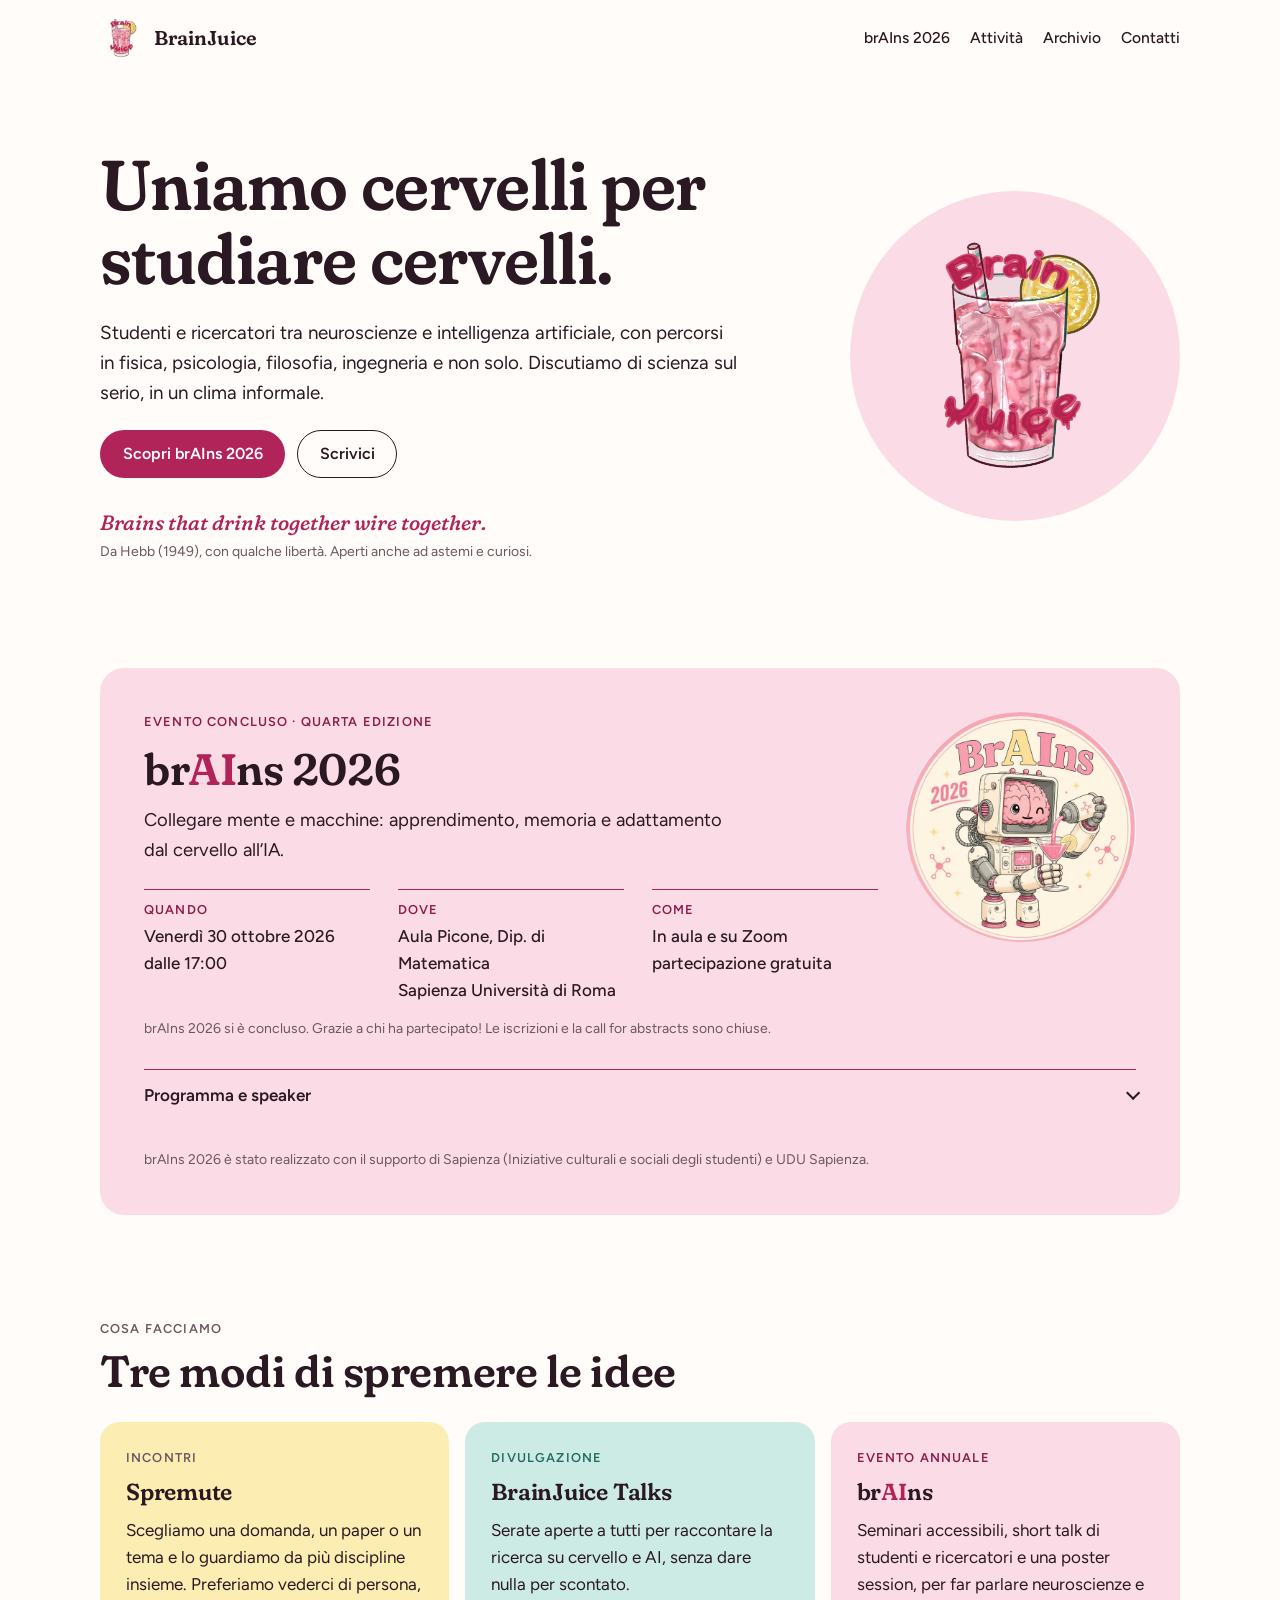
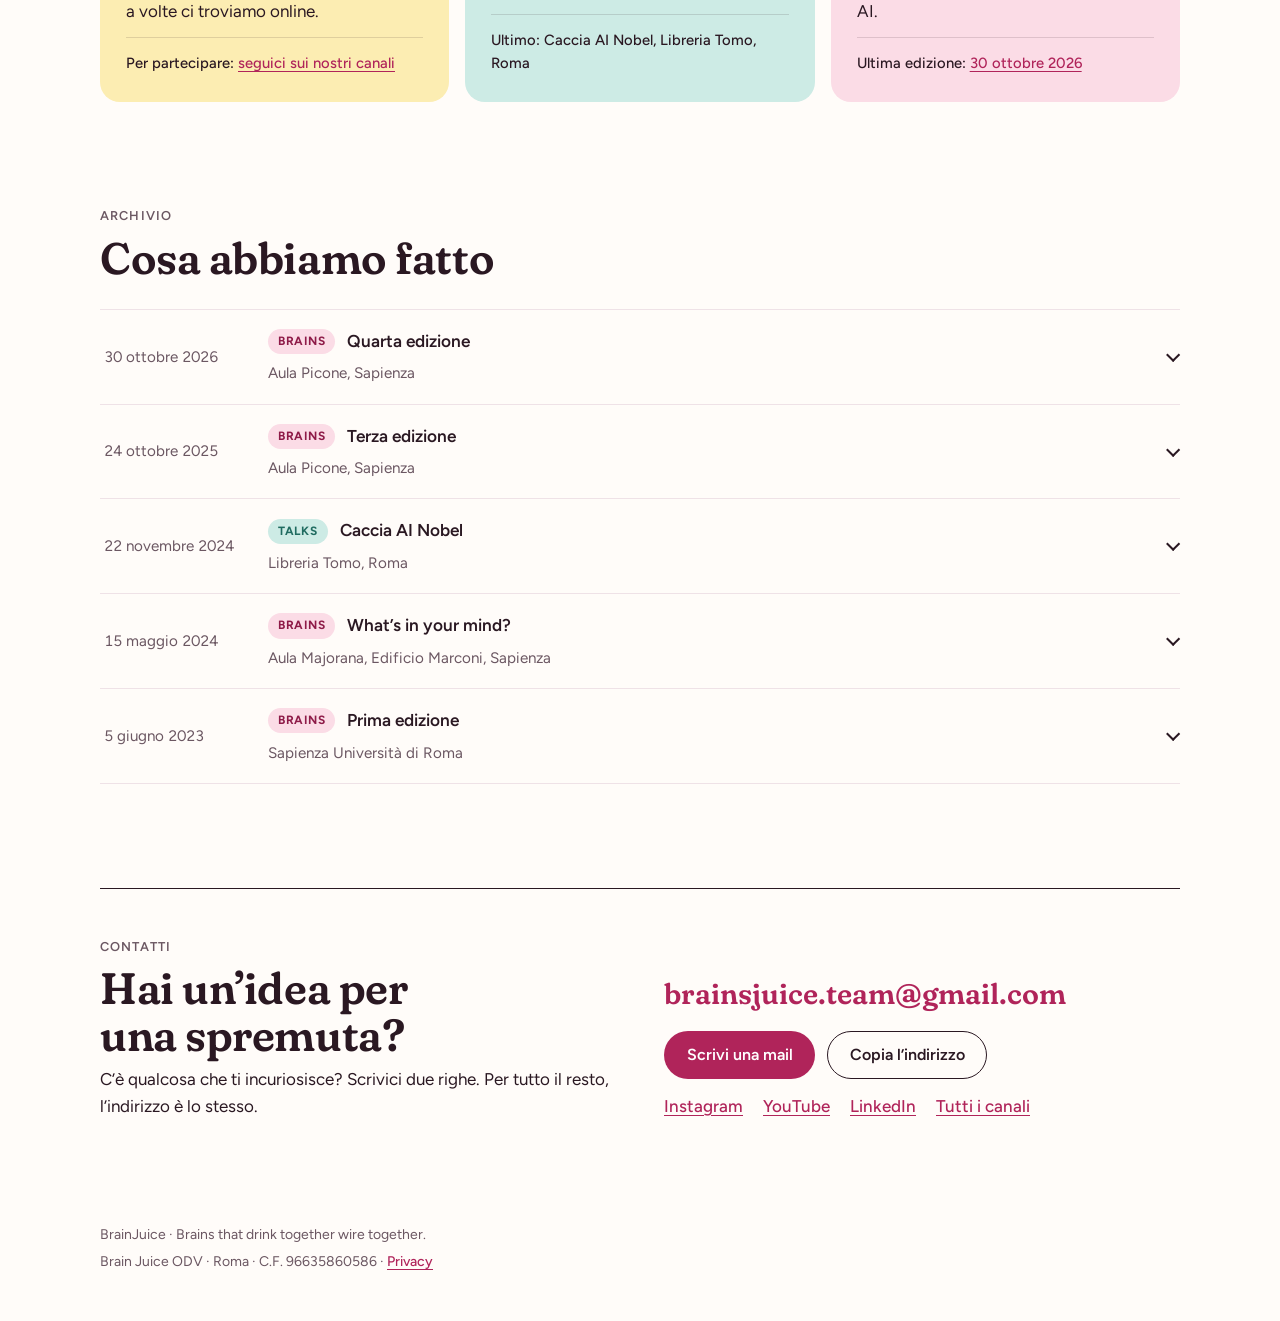
<file: index.html>
<!doctype html>
<html lang="it">
<head>
  <meta charset="utf-8">
  <meta name="viewport" content="width=device-width, initial-scale=1, viewport-fit=cover">
  <title>BrainJuice Club · Neuroscienze e AI a Roma</title>
  <meta name="description" content="BrainJuice: studenti e ricercatori tra neuroscienze e intelligenza artificiale, a Roma. Spremute, BrainJuice Talks e brAIns, il nostro evento annuale.">
  <link rel="canonical" href="https://brainsjuice.github.io/">
  <meta name="theme-color" content="#FBDCE6">
  <meta property="og:type" content="website">
  <meta property="og:site_name" content="BrainJuice Club">
  <meta property="og:locale" content="it_IT">
  <meta property="og:title" content="BrainJuice Club · Neuroscienze e AI a Roma">
  <meta property="og:description" content="Uniamo cervelli per studiare cervelli. Studenti e ricercatori tra neuroscienze e intelligenza artificiale.">
  <meta property="og:url" content="https://brainsjuice.github.io/">
  <meta property="og:image" content="https://brainsjuice.github.io/assets/img/og-image.jpg">
  <meta property="og:image:width" content="1200">
  <meta property="og:image:height" content="630">
  <meta property="og:image:alt" content="Logo BrainJuice: un cervello rosa dentro un bicchiere">
  <meta name="twitter:card" content="summary_large_image">
  <link rel="icon" href="/favicon.ico" sizes="48x48">
  <link rel="icon" href="/assets/img/favicon-48.png" sizes="48x48" type="image/png">
  <link rel="icon" href="/assets/img/favicon-96.png" sizes="96x96" type="image/png">
  <link rel="icon" href="/assets/img/favicon-192.png" sizes="192x192" type="image/png">
  <link rel="apple-touch-icon" href="assets/img/apple-touch-icon.png">
  <link rel="preload" href="assets/fonts/figtree-latin-wght-normal.woff2" as="font" type="font/woff2" crossorigin>
  <link rel="preload" href="assets/fonts/fraunces-latin-full-normal.woff2" as="font" type="font/woff2" crossorigin>
  <link rel="stylesheet" href="assets/css/style.css">
  <script src="assets/js/main.js" defer></script>
  <!-- DATI PER I MOTORI DI RICERCA: associazione e sito.
       Aggiungere un Event solo quando viene annunciato il prossimo evento. -->
  <script type="application/ld+json">
  {
    "@context": "https://schema.org",
    "@graph": [
      {
        "@type": "Organization",
        "@id": "https://brainsjuice.github.io/#organization",
        "name": "BrainJuice Club",
        "legalName": "Brain Juice ODV",
        "alternateName": [
          "BrainJuice",
          "Brain Juice"
        ],
        "url": "https://brainsjuice.github.io/",
        "logo": "https://brainsjuice.github.io/assets/img/logo.png",
        "description": "Studenti e ricercatori tra neuroscienze e intelligenza artificiale.",
        "email": "brainsjuice.team@gmail.com",
        "taxID": "96635860586",
        "sameAs": [
          "https://www.instagram.com/brainjuiceclub/",
          "https://www.youtube.com/@BrainJuiceClub",
          "https://www.linkedin.com/in/brain-juice-ba6860300/",
          "https://linktr.ee/brainsjuiceclub"
        ],
        "address": {
          "@type": "PostalAddress",
          "addressLocality": "Roma",
          "addressCountry": "IT"
        }
      },
      {
        "@type": "WebSite",
        "@id": "https://brainsjuice.github.io/#website",
        "url": "https://brainsjuice.github.io/",
        "name": "BrainJuice Club",
        "inLanguage": "it",
        "publisher": {
          "@id": "https://brainsjuice.github.io/#organization"
        }
      }
    ]
  }
  </script>
</head>
<body>
<div class="page">
  <header class="site-head" id="top">
    <a class="brand" href="#top"><img src="assets/img/logo.webp" alt="" width="44" height="44">BrainJuice</a>
    <nav aria-label="Sezioni">
      <a href="#brains">brAIns 2026</a>
      <a href="#attivita">Attività</a>
      <a href="#archivio">Archivio</a>
      <a href="#contatti">Contatti</a>
    </nav>
  </header>

  <main class="flow">
    <section class="hero" aria-labelledby="hero-title">
      <div class="hero-text">
        <h1 id="hero-title">Uniamo cervelli per studiare cervelli.</h1>
        <p class="lede">Studenti e ricercatori tra neuroscienze e intelligenza artificiale, con percorsi in fisica, psicologia, filosofia, ingegneria e non solo. Discutiamo di scienza sul serio, in un clima informale.</p>
        <div class="actions">
          <a class="btn btn-primary" href="#brains">Scopri brAIns 2026</a>
          <a class="btn btn-ghost" href="#contatti">Scrivici</a>
        </div>
        <p class="motto"><span lang="en">Brains that drink together wire together.</span><small>Da Hebb (1949), con qualche libertà. Aperti anche ad astemi e curiosi.</small></p>
      </div>
      <div class="hero-mark"><img src="assets/img/logo.webp" width="512" height="512" alt="Logo BrainJuice: un cervello rosa dentro un bicchiere, con cannuccia e fetta di limone"></div>
    </section>

    <!-- ULTIMA EDIZIONE: conservare programma e dettagli come archivio dell’evento. -->
    <section id="brains" class="panel panel-pink" aria-labelledby="brains-title">
      <div class="panel-grid">
        <div class="panel-main">
          <p class="eyebrow">Evento concluso · quarta edizione</p>
          <h2 id="brains-title">br<span class="ai">AI</span>ns 2026</h2>
          <p class="theme">Collegare mente e macchine: apprendimento, memoria e adattamento dal cervello all’IA.</p>
          <dl class="facts">
            <div><dt>Quando</dt><dd>Venerdì 30 ottobre 2026<br>dalle 17:00</dd></div>
            <div><dt>Dove</dt><dd>Aula Picone, Dip. di Matematica<br>Sapienza Università di Roma</dd></div>
            <div><dt>Come</dt><dd>In aula e su Zoom<br>partecipazione gratuita</dd></div>
          </dl>
          <p class="support">brAIns 2026 si è concluso. Grazie a chi ha partecipato! Le iscrizioni e la call for abstracts sono chiuse.</p>
        </div>
        <img class="panel-art" src="assets/img/brains-2026.webp" width="640" height="640" alt="Illustrazione di brAIns 2026: un robot con un cervello sorridente al posto dello schermo versa una bevanda rosa">
      </div>

      <details class="program">
        <summary>Programma e speaker</summary>
        <ol class="timeline">
          <li><time datetime="2026-10-30T17:00">17:00</time>
            <div><strong>Seminari</strong>
              <div class="talk"><span>Vivaldo Moscatelli <em>· Banca d’Italia, EFI</em></span><em>Per una nuova ecologia della mente: delega cognitiva, autonomia e apprendimento nella società aumentata</em></div>
              <div class="talk"><span>Eleonora Russo <em>· The BioRobotics Institute, Scuola Superiore Sant’Anna di Pisa</em></span><em>Studio del codice neurale: estrazione di pattern funzionali dai dati sperimentali</em></div>
            </div></li>
          <li><time datetime="2026-10-30T18:15">18:15</time><div><strong>Short talks</strong><div class="talk"><em>Selezionati tra i partecipanti alla poster session</em></div></div></li>
          <li><time datetime="2026-10-30T18:45">18:45</time><div><strong>Poster session</strong></div></li>
        </ol>
      </details>
      <p class="support">brAIns 2026 è stato realizzato con il supporto di Sapienza (Iniziative culturali e sociali degli studenti) e UDU Sapienza.</p>
    </section>

    <section id="attivita" aria-labelledby="att-title">
      <div class="sec-head">
        <p class="eyebrow">Cosa facciamo</p>
        <h2 id="att-title">Tre modi di spremere le idee</h2>
      </div>
      <div class="formats">
        <article class="card card-lemon">
          <p class="eyebrow">Incontri</p>
          <h3>Spremute</h3>
          <p>Scegliamo una domanda, un paper o un tema e lo guardiamo da più discipline insieme. Preferiamo vederci di persona, a volte ci troviamo online.</p>
          <p class="foot">Per partecipare: <a href="https://linktr.ee/brainsjuiceclub" target="_blank" rel="noopener">seguici sui nostri canali</a></p>
        </article>
        <article class="card card-mint">
          <p class="eyebrow">Divulgazione</p>
          <h3>BrainJuice Talks</h3>
          <p>Serate aperte a tutti per raccontare la ricerca su cervello e AI, senza dare nulla per scontato.</p>
          <p class="foot">Ultimo: Caccia AI Nobel, Libreria Tomo, Roma</p>
        </article>
        <article class="card card-pink">
          <p class="eyebrow">Evento annuale</p>
          <h3>br<span class="ai">AI</span>ns</h3>
          <p>Seminari accessibili, short talk di studenti e ricercatori e una poster session, per far parlare neuroscienze e AI.</p>
          <p class="foot">Ultima edizione: <a href="#brains">30 ottobre 2026</a></p>
        </article>
      </div>
    </section>

    <!-- FOTO
         Metti le foto in assets/img/foto/ (consigliato: .webp o .jpg, lato lungo 1200px).
         Sostituisci ogni <div class="ph"> con <img src="assets/img/foto/nome.webp" alt="descrizione"> e togli "hidden" dalla sezione. -->
    <section aria-labelledby="foto-title" hidden>
      <div class="sec-head">
        <p class="eyebrow">Dal vivo</p>
        <h2 id="foto-title">Com’è una serata BrainJuice</h2>
      </div>
      <div class="photos" aria-hidden="true">
        <div class="ph">Foto: una spremuta</div>
        <div class="ph">Foto: poster session brAIns 2025</div>
        <div class="ph">Foto: Caccia AI Nobel da Tomo</div>
      </div>
    </section>

    <section id="archivio" aria-labelledby="arch-title">
      <div class="sec-head">
        <p class="eyebrow">Archivio</p>
        <h2 id="arch-title">Cosa abbiamo fatto</h2>
      </div>
      <!-- ARCHIVIO
           Per aggiungere un evento copia un <li> e mettilo in cima (dal più recente al più vecchio).
           Etichette: chip-pink = brAIns, chip-mint = Talks, chip-lemon = Spremute. -->
      <ol class="archive">
        <li><details>
          <summary><time class="a-date" datetime="2026-10-30">30 ottobre 2026</time>
            <span class="a-main"><span class="chip chip-pink">brAIns</span><span class="a-title">Quarta edizione</span><span class="a-place">Aula Picone, Sapienza</span></span></summary>
          <div class="a-body"><p>Collegare mente e macchine: apprendimento, memoria e adattamento dal cervello all’IA. Seminari di Vivaldo Moscatelli ed Eleonora Russo, short talk e poster session.</p><p><a href="#brains">Programma e dettagli dell’edizione 2026</a></p></div>
        </details></li>
        <li><details>
          <summary><time class="a-date" datetime="2025-10-24">24 ottobre 2025</time>
            <span class="a-main"><span class="chip chip-pink">brAIns</span><span class="a-title">Terza edizione</span><span class="a-place">Aula Picone, Sapienza</span></span></summary>
          <div class="a-body"><p>Talk di Emanuele Rodolà, Francesco Pappone e Bianca Silva, talk partecipativi e poster session.</p></div>
        </details></li>
        <li><details>
          <summary><time class="a-date" datetime="2024-11-22">22 novembre 2024</time>
            <span class="a-main"><span class="chip chip-mint">Talks</span><span class="a-title">Caccia AI Nobel</span><span class="a-place">Libreria Tomo, Roma</span></span></summary>
          <div class="a-body"><p>Passato, presente e futuro dell’AI attraverso i vincitori dei premi Nobel legati all’intelligenza artificiale.</p></div>
        </details></li>
        <li><details>
          <summary><time class="a-date" datetime="2024-05-15">15 maggio 2024</time>
            <span class="a-main"><span class="chip chip-pink">brAIns</span><span class="a-title">What’s in your mind?</span><span class="a-place">Aula Majorana, Edificio Marconi, Sapienza</span></span></summary>
          <div class="a-body">
            <p>La rappresentazione dell’informazione nel cervello e nell’AI.</p>
            <ul>
              <li>Michele Migliore: Funzioni cognitive emergenti nei modelli data-driven di regioni cerebrali</li>
              <li>Alessandro Treves: L’albero filogenetico delle reti neurali</li>
              <li>Fiora Pirri: La forza delle rappresentazioni latenti nell’AI</li>
            </ul>
            <p>A seguire aperitivo sul piazzale di Fisica.</p>
          </div>
        </details></li>
        <li><details>
          <summary><time class="a-date" datetime="2023-06-05">5 giugno 2023</time>
            <span class="a-main"><span class="chip chip-pink">brAIns</span><span class="a-title">Prima edizione</span><span class="a-place">Sapienza Università di Roma</span></span></summary>
          <div class="a-body"><p>Cristiano Capone, Matteo Negri, Stefano Ferraina e Nicola De Cao su apprendimento, creatività, ragionamento e sogno.</p></div>
        </details></li>
      </ol>
    </section>

    <section id="contatti" class="contact" aria-labelledby="contact-title">
      <div class="sec-head" style="margin:0">
        <p class="eyebrow">Contatti</p>
        <h2 id="contact-title">Hai un’idea per una spremuta?</h2>
        <p>C’è qualcosa che ti incuriosisce? Scrivici due righe. Per tutto il resto, l’indirizzo è lo stesso.</p>
      </div>
      <div class="contact-mail" data-copy-scope>
        <span class="email">brainsjuice.team@gmail.com</span>
        <div class="actions">
          <a class="btn btn-primary" href="mailto:brainsjuice.team@gmail.com">Scrivi una mail</a>
          <button class="btn btn-ghost" type="button" id="copy-contact" data-copy="brainsjuice.team@gmail.com">Copia l’indirizzo</button>
        </div>
        <p class="channels">
          <a href="https://www.instagram.com/brainjuiceclub/" target="_blank" rel="noopener">Instagram</a>
          <a href="https://www.youtube.com/@BrainJuiceClub/videos" target="_blank" rel="noopener">YouTube</a>
          <a href="https://www.linkedin.com/in/brain-juice-ba6860300/" target="_blank" rel="noopener">LinkedIn</a>
          <a href="https://linktr.ee/brainsjuiceclub" target="_blank" rel="noopener">Tutti i canali</a>
        </p>
      </div>
    </section>
  </main>

  <!-- PIÈ DI PAGINA
       Nome dell'associazione con la sigla ODV (obbligatoria per chi è iscritto al RUNTS in quella sezione) e codice fiscale.
       Lo stesso nome compare in privacy.html. -->
  <footer class="foot-note">
    <p>BrainJuice · <span lang="en">Brains that drink together wire together.</span></p>
    <p>Brain Juice ODV · Roma · C.F. 96635860586 · <a href="privacy.html">Privacy</a></p>
  </footer>
</div>
</body>
</html>
</file>
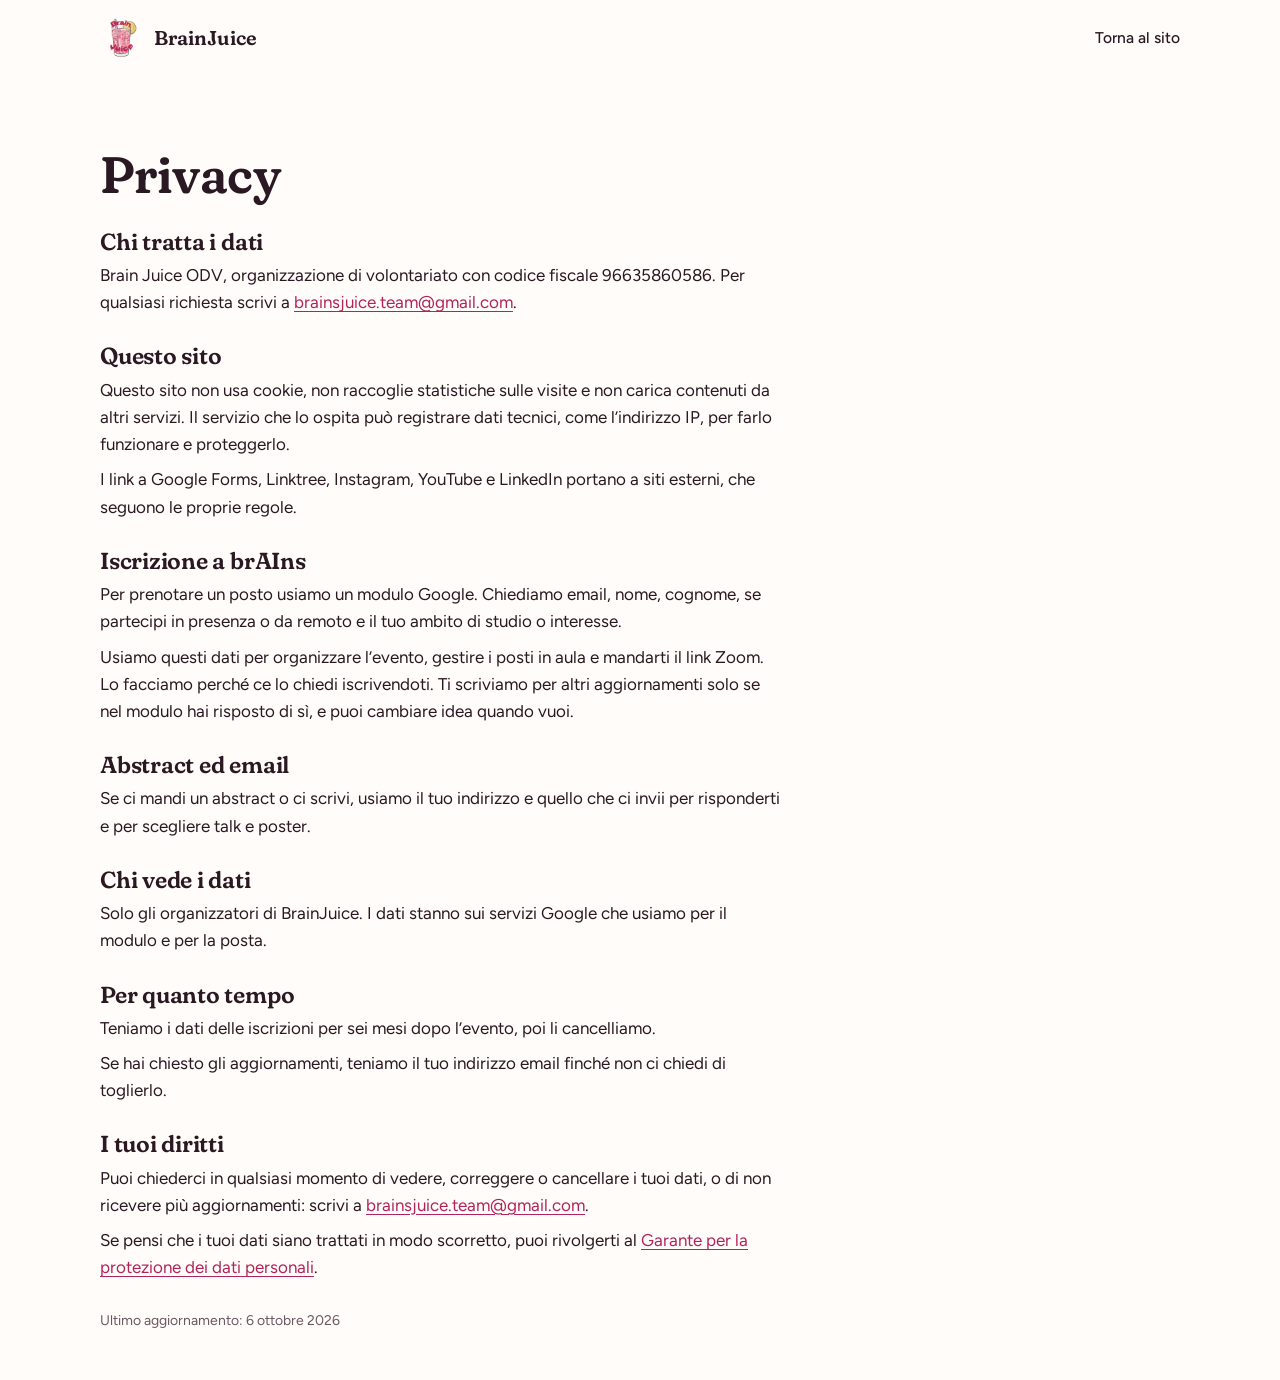
<file: privacy.html>
<!doctype html>
<html lang="it">
<head>
  <meta charset="utf-8">
  <meta name="viewport" content="width=device-width, initial-scale=1, viewport-fit=cover">
  <title>Privacy · BrainJuice Club</title>
  <meta name="description" content="Come BrainJuice tratta i dati personali di chi visita il sito e si iscrive agli eventi.">
  <meta name="robots" content="noindex">
  <meta name="theme-color" content="#FBDCE6">
  <link rel="icon" href="/favicon.ico" sizes="48x48">
  <link rel="icon" href="/assets/img/favicon-48.png" sizes="48x48" type="image/png">
  <link rel="icon" href="/assets/img/favicon-96.png" sizes="96x96" type="image/png">
  <link rel="icon" href="/assets/img/favicon-192.png" sizes="192x192" type="image/png">
  <link rel="apple-touch-icon" href="assets/img/apple-touch-icon.png">
  <link rel="stylesheet" href="assets/css/style.css">
</head>
<body>
<div class="page">
  <header class="site-head">
    <a class="brand" href="index.html"><img src="assets/img/logo.webp" alt="" width="44" height="44">BrainJuice</a>
    <nav aria-label="Sezioni">
      <a href="index.html">Torna al sito</a>
    </nav>
  </header>

  <!-- PRIVACY
       Bozza: prima di pubblicare falla rivedere, controlla che ogni frase descriva quello che fate davvero
       e togli l'avviso giallo in cima (<p class="notice">). Aggiorna la data in fondo a ogni modifica. -->
  <main class="prose">
    <h1>Privacy</h1>
    <!-- <p class="notice">Bozza da far rivedere prima della pubblicazione.</p> -->

    <section>
      <h2>Chi tratta i dati</h2>
      <p>Brain Juice ODV, organizzazione di volontariato con codice fiscale 96635860586. Per qualsiasi richiesta scrivi a <a href="mailto:brainsjuice.team@gmail.com">brainsjuice.team@gmail.com</a>.</p>
    </section>

    <section>
      <h2>Questo sito</h2>
      <p>Questo sito non usa cookie, non raccoglie statistiche sulle visite e non carica contenuti da altri servizi. Il servizio che lo ospita può registrare dati tecnici, come l’indirizzo IP, per farlo funzionare e proteggerlo.</p>
      <p>I link a Google Forms, Linktree, Instagram, YouTube e LinkedIn portano a siti esterni, che seguono le proprie regole.</p>
    </section>

    <section>
      <h2>Iscrizione a brAIns</h2>
      <p>Per prenotare un posto usiamo un modulo Google. Chiediamo email, nome, cognome, se partecipi in presenza o da remoto e il tuo ambito di studio o interesse.</p>
      <p>Usiamo questi dati per organizzare l’evento, gestire i posti in aula e mandarti il link Zoom. Lo facciamo perché ce lo chiedi iscrivendoti. Ti scriviamo per altri aggiornamenti solo se nel modulo hai risposto di sì, e puoi cambiare idea quando vuoi.</p>
    </section>

    <section>
      <h2>Abstract ed email</h2>
      <p>Se ci mandi un abstract o ci scrivi, usiamo il tuo indirizzo e quello che ci invii per risponderti e per scegliere talk e poster.</p>
    </section>

    <section>
      <h2>Chi vede i dati</h2>
      <p>Solo gli organizzatori di BrainJuice. I dati stanno sui servizi Google che usiamo per il modulo e per la posta.</p>
    </section>

    <section>
      <h2>Per quanto tempo</h2>
      <p>Teniamo i dati delle iscrizioni per sei mesi dopo l’evento, poi li cancelliamo.</p>
      <p>Se hai chiesto gli aggiornamenti, teniamo il tuo indirizzo email finché non ci chiedi di toglierlo.</p>
    </section>

    <section>
      <h2>I tuoi diritti</h2>
      <p>Puoi chiederci in qualsiasi momento di vedere, correggere o cancellare i tuoi dati, o di non ricevere più aggiornamenti: scrivi a <a href="mailto:brainsjuice.team@gmail.com">brainsjuice.team@gmail.com</a>.</p>
      <p>Se pensi che i tuoi dati siano trattati in modo scorretto, puoi rivolgerti al <a href="https://www.garanteprivacy.it/" target="_blank" rel="noopener">Garante per la protezione dei dati personali</a>.</p>
    </section>

    <p class="support">Ultimo aggiornamento: 6 ottobre 2026</p>
  </main>
</div>
</body>
</html>
</file>
<file: assets/css/style.css>
/* Layout: one calm column. Each format owns one colour (brAIns pink, Spremute lemon, Talks mint),
   and that colour follows it into cards, the event panel and the archive chips. Light theme only, by choice.
   All colours live in the tokens below: to restyle the site, change only this block. */
/* Caratteri ospitati nel sito (licenza SIL OFL, vedi assets/fonts/): nessuna richiesta a server esterni. */
@font-face{font-family:"Figtree";font-style:normal;font-weight:300 900;font-display:swap;src:url("../fonts/figtree-latin-wght-normal.woff2") format("woff2")}
@font-face{font-family:"Fraunces";font-style:normal;font-weight:100 900;font-display:swap;src:url("../fonts/fraunces-latin-full-normal.woff2") format("woff2")}
@font-face{font-family:"Fraunces";font-style:italic;font-weight:100 900;font-display:swap;src:url("../fonts/fraunces-latin-full-italic.woff2") format("woff2")}

:root{
  --bg:#FFFCF9;
  --ink:#2A1822;
  --ink-soft:#6B5762;
  --line:#EFE2E7;
  --raspberry:#B0245A;
  --raspberry-deep:#8E1B48;
  --pink:#FBDCE6;
  --lemon:#FCEDB2;
  --mint:#CDEBE5;
  --mint-ink:#1F6B60;
  --white:#FFFFFF;
  --hero-disc:var(--pink);
  --panel-bg:var(--pink);--panel-fg:var(--ink);--panel-soft:var(--raspberry-deep);--panel-rule:var(--raspberry);--panel-muted:var(--ink-soft);--panel-ai:var(--raspberry);
  --panel-btn-bg:var(--raspberry);--panel-btn-fg:var(--white);--panel-btn-hover-bg:var(--raspberry-deep);--panel-btn-hover-fg:var(--white);
  --card-spremute:var(--lemon);--card-talks:var(--mint);--card-brains:var(--pink);
  --edge-spremute:transparent;--edge-talks:transparent;--edge-brains:transparent;
  --chip-brains-bg:var(--pink);--chip-brains-fg:var(--raspberry-deep);
  --chip-talks-bg:var(--mint);--chip-talks-fg:var(--mint-ink);
  --chip-spremute-bg:var(--lemon);--chip-spremute-fg:var(--ink);
  --pill-bg:var(--lemon);
  --f-display:"Fraunces","Iowan Old Style",Georgia,serif;
  --f-body:"Figtree",system-ui,-apple-system,"Segoe UI",Roboto,sans-serif;
  --r-panel:24px;
  --r-card:20px;
  --gutter:clamp(16px,4vw,32px);
  --max:1080px;
  color-scheme:light;
}
*,*::before,*::after{box-sizing:border-box}
[hidden]{display:none!important}
html{scroll-behavior:smooth}
@media (prefers-reduced-motion:reduce){html{scroll-behavior:auto}}
body{margin:0;padding-inline:var(--gutter);background:var(--bg);color:var(--ink);font:400 1.0625rem/1.6 var(--f-body);-webkit-font-smoothing:antialiased;text-rendering:optimizeLegibility}
img{max-width:100%;height:auto;display:block}
a{color:var(--raspberry);text-underline-offset:3px}
a:hover{color:var(--raspberry-deep)}
:focus-visible{outline:3px solid var(--raspberry);outline-offset:3px;border-radius:6px}
h1,h2,h3{font-family:var(--f-display);font-variation-settings:"SOFT" 100;font-weight:600;line-height:1.05;letter-spacing:-.01em;margin:0;text-wrap:balance;color:var(--ink)}
h1{font-size:clamp(2.5rem,1.4rem + 4.6vw,4.4rem)}
h2{font-size:clamp(1.9rem,1.3rem + 2.4vw,2.75rem)}
h3{font-size:1.45rem}
p{margin:0}
.ai{color:var(--raspberry)}
.page{max-width:var(--max);margin-inline:auto;display:flex;flex-direction:column;gap:clamp(56px,9vw,104px);padding-block:0 48px}
.flow{display:flex;flex-direction:column;gap:clamp(56px,9vw,104px)}
.page>.site-head{margin-bottom:calc(-1 * clamp(40px,7vw,80px))}

/* Header */
.site-head{display:flex;flex-wrap:wrap;align-items:center;justify-content:space-between;gap:12px 24px;padding-block:16px}
.brand{display:flex;align-items:center;gap:10px;text-decoration:none;color:var(--ink);font-family:var(--f-display);font-variation-settings:"SOFT" 100;font-weight:600;font-size:1.25rem}
.brand img{width:44px;height:44px}
.site-head nav{display:flex;flex-wrap:wrap;gap:4px 20px}
.site-head nav a{color:var(--ink);text-decoration:none;font-weight:500;font-size:.975rem;padding-block:6px}
.site-head nav a:hover{color:var(--raspberry);text-decoration:underline}

/* Buttons */
.actions{display:flex;flex-wrap:wrap;gap:12px}
.btn{display:inline-flex;align-items:center;justify-content:center;min-height:48px;padding:0 1.35rem;border-radius:999px;font:600 1rem/1.2 var(--f-body);text-decoration:none;cursor:pointer;border:1.5px solid transparent;text-align:center}
.btn-primary{background:var(--raspberry);color:var(--white)}
.btn-primary:hover{background:var(--raspberry-deep);color:var(--white)}
.btn-ghost{background:transparent;color:var(--ink);border-color:var(--ink)}
.btn-ghost:hover{background:var(--ink);color:var(--bg)}

/* Hero */
.hero{display:grid;grid-template-columns:minmax(0,1.35fr) minmax(0,.65fr);gap:clamp(24px,5vw,64px);align-items:center;padding-top:clamp(16px,4vw,48px)}
.hero-text{display:flex;flex-direction:column;gap:22px;min-width:0}
.lede{font-size:1.175rem;max-width:34em;color:var(--ink)}
.motto{display:flex;flex-direction:column;gap:2px;padding-top:6px}
.motto span{font-family:var(--f-display);font-variation-settings:"SOFT" 100;font-style:italic;font-weight:500;font-size:1.3rem;color:var(--raspberry)}
.motto small{font-size:.875rem;color:var(--ink-soft)}
.hero-mark{aspect-ratio:1;max-width:100%;border-radius:50%;background:var(--hero-disc);display:grid;place-items:center}
.hero-mark img{width:80%}

/* Section headings */
.sec-head{display:flex;flex-direction:column;gap:8px;margin-bottom:28px}
.eyebrow{font-size:.8rem;font-weight:600;letter-spacing:.09em;text-transform:uppercase;color:var(--ink-soft)}

/* brAIns panel */
.panel{border-radius:var(--r-panel);padding:clamp(22px,4vw,44px);display:flex;flex-direction:column;gap:28px}
.panel-pink{background:var(--panel-bg);color:var(--panel-fg)}
.panel-pink h2{color:var(--panel-fg)}
.panel-pink .eyebrow{color:var(--panel-soft)}
.panel-pink .ai{color:var(--panel-ai)}
.panel-pink .support{color:var(--panel-muted)}
.panel-pink :focus-visible{outline-color:var(--panel-fg)}
.panel-main .btn-primary{background:var(--panel-btn-bg);color:var(--panel-btn-fg)}
.panel-main .btn-primary:hover{background:var(--panel-btn-hover-bg);color:var(--panel-btn-hover-fg)}
.panel-grid{display:grid;grid-template-columns:minmax(0,1fr) auto;gap:28px;align-items:start}
.panel-main{display:flex;flex-direction:column;gap:14px;min-width:0}
.theme{font-size:1.15rem;max-width:32em}
.panel-art{width:clamp(140px,22vw,230px);border-radius:50%}
.facts{display:grid;grid-template-columns:repeat(3,minmax(0,1fr));gap:16px 28px;margin:10px 0 0}
.facts div{display:flex;flex-direction:column;gap:2px;border-top:1.5px solid var(--panel-rule);padding-top:10px}
.facts dt{font-size:.8rem;font-weight:600;letter-spacing:.09em;text-transform:uppercase;color:var(--panel-soft)}
.facts dd{margin:0;font-weight:500}
.call{background:var(--bg);color:var(--ink);border-radius:var(--r-card);padding:clamp(18px,3vw,28px);display:flex;flex-direction:column;gap:14px}
.call :focus-visible{outline-color:var(--raspberry)}
.call-head{display:flex;flex-wrap:wrap;align-items:center;gap:8px 14px}
.call-head strong{font-family:var(--f-display);font-variation-settings:"SOFT" 100;font-weight:600;font-size:1.35rem}
.pill{display:inline-block;background:var(--pill-bg);color:var(--ink);font-size:.875rem;font-weight:600;padding:4px 12px;border-radius:999px;font-variant-numeric:tabular-nums}
.email{font-weight:600;color:var(--ink);word-break:break-word}
.program summary,.archive summary{list-style:none;cursor:pointer}
.program summary::-webkit-details-marker,.archive summary::-webkit-details-marker{display:none}
.program summary{display:flex;justify-content:space-between;align-items:center;gap:12px;font-weight:600;padding:12px 0;border-top:1.5px solid var(--panel-rule);min-height:48px}
.program summary::after,.archive summary::after{content:"";width:10px;height:10px;border-right:2px solid currentColor;border-bottom:2px solid currentColor;transform:rotate(45deg) translateY(-3px);transition:transform .2s;flex:none}
details[open]>summary::after{transform:rotate(-135deg) translate(-2px,-2px)}
.timeline{list-style:none;margin:8px 0 0;padding:0;display:flex;flex-direction:column;gap:18px}
.timeline li{display:grid;grid-template-columns:4.5rem minmax(0,1fr);gap:12px}
.timeline time{font-weight:700;font-variant-numeric:tabular-nums;color:var(--panel-soft)}
.talk{display:flex;flex-direction:column;gap:2px;margin-top:8px}
.talk em{font-style:normal;color:var(--panel-muted)}
.support{font-size:.875rem;color:var(--ink-soft)}

/* Formats */
.formats{display:grid;grid-template-columns:repeat(3,minmax(0,1fr));gap:16px}
.card{border-radius:var(--r-card);border:2px solid transparent;padding:24px;display:flex;flex-direction:column;gap:12px;min-width:0}
.card-lemon{background:var(--card-spremute);border-color:var(--edge-spremute)}
.card-mint{background:var(--card-talks);border-color:var(--edge-talks)}
.card-pink{background:var(--card-brains);border-color:var(--edge-brains)}
.card .foot{margin-top:auto;padding-top:14px;border-top:1px solid rgba(42,24,34,.14);font-size:.925rem;font-weight:500}
.card-mint .eyebrow{color:var(--mint-ink)}
.card-pink .eyebrow{color:var(--raspberry-deep)}

/* Photos */
.photos{display:grid;grid-template-columns:repeat(3,minmax(0,1fr));gap:12px}
.ph{aspect-ratio:4/5;max-width:100%;border:1.5px dashed var(--line);border-radius:16px;display:flex;align-items:flex-end;padding:12px;color:var(--ink-soft);font-size:.825rem;background:repeating-linear-gradient(135deg,transparent 0 10px,rgba(176,36,90,.035) 10px 20px)}
.ph-note{margin-top:12px;font-size:.875rem;color:var(--ink-soft)}

/* Archive */
.archive{list-style:none;margin:0;padding:0;border-bottom:1px solid var(--line)}
.archive li{border-top:1px solid var(--line)}
.archive summary{display:grid;grid-template-columns:9rem minmax(0,1fr) auto;gap:6px 20px;align-items:center;padding:18px 4px;min-height:56px}
.archive summary:hover .a-title{color:var(--raspberry)}
.a-date{font-variant-numeric:tabular-nums;color:var(--ink-soft);font-size:.95rem}
.a-main{display:flex;flex-wrap:wrap;align-items:center;gap:6px 12px;min-width:0}
.a-title{font-weight:600;font-size:1.075rem}
.a-place{color:var(--ink-soft);font-size:.95rem;width:100%}
.chip{font-size:.75rem;font-weight:700;letter-spacing:.06em;text-transform:uppercase;padding:3px 10px;border-radius:999px}
.chip-pink{background:var(--chip-brains-bg);color:var(--chip-brains-fg)}
.chip-mint{background:var(--chip-talks-bg);color:var(--chip-talks-fg)}
.chip-lemon{background:var(--chip-spremute-bg);color:var(--chip-spremute-fg)}
.a-body{padding:0 4px 22px calc(9rem + 24px);display:flex;flex-direction:column;gap:8px;max-width:calc(9rem + 24px + 38em)}
.a-body ul{margin:0;padding-left:1.1em}

/* Contact */
.contact{display:grid;grid-template-columns:minmax(0,1fr) minmax(0,1fr);gap:24px 48px;align-items:end;border-top:1.5px solid var(--ink);padding-top:clamp(28px,5vw,48px)}
.contact-mail{display:flex;flex-direction:column;gap:14px;min-width:0}
.contact-mail .email{font-family:var(--f-display);font-variation-settings:"SOFT" 100;font-weight:600;font-size:clamp(1.25rem,1rem + 1.4vw,1.8rem);color:var(--raspberry)}
.channels{display:flex;flex-wrap:wrap;gap:8px 20px;font-weight:500}
.foot-note{font-size:.875rem;color:var(--ink-soft);display:flex;flex-direction:column;gap:4px}
.foot-note a{font-weight:500}

/* Pagine di solo testo (privacy) */
.prose{display:flex;flex-direction:column;gap:28px;max-width:40em;padding-top:clamp(16px,4vw,48px)}
.prose h1{font-size:clamp(2.2rem,1.5rem + 3vw,3.2rem)}
.prose h2{font-size:1.45rem}
.prose section{display:flex;flex-direction:column;gap:8px}
.prose .notice{background:var(--lemon);border-radius:var(--r-card);padding:16px 20px;font-weight:500}
.prose .todo{background:var(--lemon);border-radius:6px;padding:0 4px}

/* Narrow screens */
@media (max-width:760px){
  .hero{grid-template-columns:1fr}
  .hero-mark{order:-1;width:150px}
  .panel-grid{grid-template-columns:1fr}
  .panel-art{order:-1;width:130px}
  .facts{grid-template-columns:1fr}
  .formats{grid-template-columns:1fr}
  .archive summary{grid-template-columns:minmax(0,1fr) auto}
  .a-date{grid-column:1}
  .a-main{grid-column:1}
  .archive summary::after{grid-column:2;grid-row:1 / span 2}
  .a-body{padding-left:4px}
  .contact{grid-template-columns:1fr}
}
@media (prefers-reduced-motion:reduce){*{transition:none!important}}
</file>
